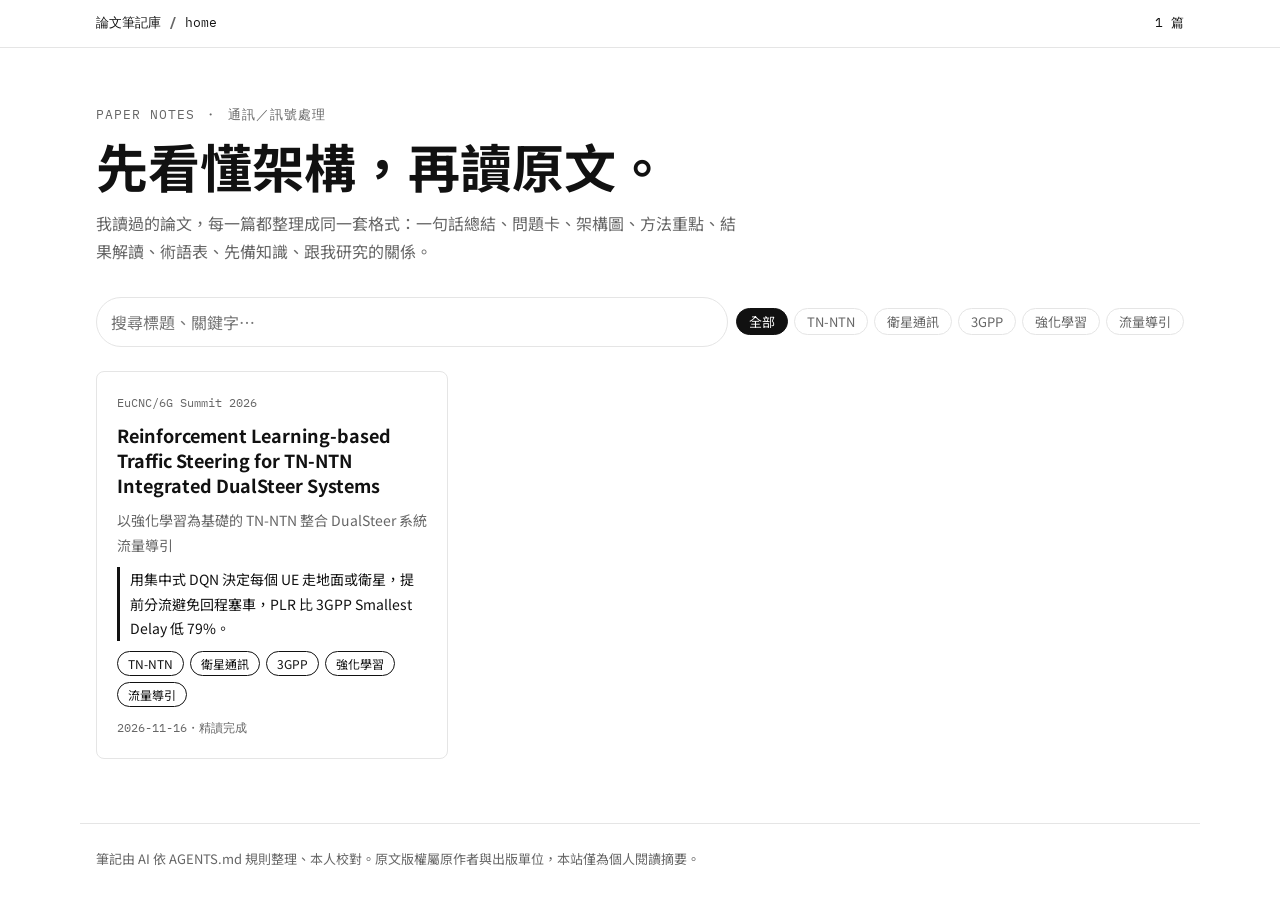
<file: index.html>
<!DOCTYPE html>
<html lang="zh-Hant">
<head>
<meta charset="utf-8">
<meta name="viewport" content="width=device-width, initial-scale=1">
<title>論文筆記庫｜陳忠淳</title>
<link rel="preconnect" href="https://fonts.googleapis.com">
<link rel="preconnect" href="https://fonts.gstatic.com" crossorigin>
<link href="https://fonts.googleapis.com/css2?family=IBM+Plex+Mono:wght@400;600&family=Noto+Sans+TC:wght@400;500;700&display=swap" rel="stylesheet">
<link rel="stylesheet" href="assets/css/style.css">
</head>
<body>

<header class="topbar"><div class="topbar-inner">
  <a class="brand" href="./">論文筆記庫 <b>/</b> home</a>
  <span id="count"></span>
</div></header>

<section class="hero">
  <div class="kicker">PAPER NOTES ・ 通訊／訊號處理</div>
  <h1>先看懂架構，再讀原文。</h1>
  <p>我讀過的論文，每一篇都整理成同一套格式：一句話總結、問題卡、架構圖、方法重點、結果解讀、術語表、先備知識、跟我研究的關係。</p>
</section>

<div class="toolbar">
  <input id="q" type="search" placeholder="搜尋標題、關鍵字…" aria-label="搜尋論文">
  <div class="chips" id="tags"></div>
</div>

<main class="grid" id="list"></main>

<footer class="foot">筆記由 AI 依 AGENTS.md 規則整理、本人校對。原文版權屬原作者與出版單位，本站僅為個人閱讀摘要。</footer>

<script src="data/papers.js"></script>
<script>
(function () {
  var papers = window.PAPERS || [];
  var list = document.getElementById("list");
  var tagBox = document.getElementById("tags");
  var q = document.getElementById("q");
  var active = "全部";

  document.getElementById("count").textContent = papers.length + " 篇";

  var tags = ["全部"];
  papers.forEach(function (p) { p.tags.forEach(function (t) { if (tags.indexOf(t) < 0) tags.push(t); }); });
  tags.forEach(function (t) {
    var b = document.createElement("button");
    b.className = "chip" + (t === active ? " active" : "");
    b.textContent = t;
    b.onclick = function () {
      active = t;
      tagBox.querySelectorAll(".chip").forEach(function (c) { c.classList.toggle("active", c.textContent === t); });
      render();
    };
    tagBox.appendChild(b);
  });

  function esc(s) { return String(s).replace(/[&<>"]/g, function (c) { return { "&": "&amp;", "<": "&lt;", ">": "&gt;", '"': "&quot;" }[c]; }); }

  function render() {
    var kw = q.value.trim().toLowerCase();
    var shown = papers.filter(function (p) {
      var okTag = active === "全部" || p.tags.indexOf(active) >= 0;
      var hay = (p.title + p.title_zh + p.tldr + p.tags.join(" ")).toLowerCase();
      return okTag && (!kw || hay.indexOf(kw) >= 0);
    });
    list.innerHTML = shown.length ? shown.map(function (p) {
      return '<a class="paper-card" href="papers/' + esc(p.slug) + '/">' +
        '<div class="venue">' + esc(p.venue) + '</div>' +
        '<h2>' + esc(p.title) + '</h2>' +
        '<p class="zh">' + esc(p.title_zh) + '</p>' +
        '<p class="tldr">' + esc(p.tldr) + '</p>' +
        '<div class="row">' + p.tags.map(function (t) { return '<span class="tag">' + esc(t) + '</span>'; }).join("") + '</div>' +
        '<div class="date">' + esc(p.read_date) + '・' + esc(p.status) + '</div>' +
      '</a>';
    }).join("") : '<p class="empty">找不到符合的論文。</p>';
  }

  q.addEventListener("input", render);
  render();
})();
</script>
</body>
</html>
</file>
<file: assets/css/style.css>
/* 論文筆記庫 共用樣式（簡約黑白）—— 色票與字體請勿任意修改（見 AGENTS.md 第六節） */
:root {
  --paper: #FFFFFF;      /* 頁面底色 */
  --card: #FFFFFF;       /* 卡片底色 */
  --ink: #111111;        /* 主要文字、「本文提出」的黑底 */
  --muted: #666666;      /* 次要文字、頁碼 */
  --line: #E5E5E5;       /* 分隔線、框線 */
  --soft: #F4F4F4;       /* 淺灰底：表頭、本文那列 */
  --todo-soft: #FAFAFA;  /* 🤖 AI 草稿框底色 */
  --radius: 8px;
  --sans: "Noto Sans TC", system-ui, sans-serif;
  --mono: "IBM Plex Mono", ui-monospace, monospace;
}

* { box-sizing: border-box; }
html { scroll-behavior: smooth; }
body {
  margin: 0;
  background: var(--paper);
  color: var(--ink);
  font-family: var(--sans);
  font-size: 16px;
  line-height: 1.75;
}
a { color: var(--ink); }
code { font-family: var(--mono); font-size: .9em; background: var(--soft); padding: 0 .3em; border-radius: 4px; }

/* ---------- 頂部列 ---------- */
.topbar {
  border-bottom: 1px solid var(--line);
  background: var(--paper);
  position: sticky; top: 0; z-index: 10;
}
.topbar-inner {
  max-width: 1120px; margin: 0 auto; padding: 12px 16px;
  display: flex; align-items: center; justify-content: space-between; gap: 12px;
  font-family: var(--mono); font-size: 13px;
}
.topbar a { text-decoration: none; color: var(--ink); }
.topbar .brand b { color: var(--muted); }

/* ---------- 首頁 ---------- */
.hero { max-width: 1120px; margin: 0 auto; padding: 56px 16px 24px; }
.hero .kicker { font-family: var(--mono); font-size: 13px; color: var(--muted); letter-spacing: .08em; }
.hero h1 { font-family: var(--sans); font-size: clamp(32px, 6vw, 52px); line-height: 1.2; margin: 8px 0 12px; }
.hero p { color: var(--muted); max-width: 640px; margin: 0; }

.toolbar { max-width: 1120px; margin: 0 auto; padding: 8px 16px 0; display: flex; flex-wrap: wrap; gap: 8px; align-items: center; }
.toolbar input {
  flex: 1 1 260px; min-width: 0; padding: 10px 14px; font: inherit;
  border: 1px solid var(--line); border-radius: 999px; background: var(--card); color: var(--ink);
}
.chips { display: flex; flex-wrap: wrap; gap: 6px; }
.chip {
  font-family: var(--sans); font-size: 13px; padding: 3px 12px; border-radius: 999px;
  border: 1px solid var(--line); background: var(--card); color: var(--muted); cursor: pointer;
}
.chip.active, .chip:hover { background: var(--ink); border-color: var(--ink); color: #fff; }
.tag { font-size: 12px; padding: 1px 10px; border-radius: 999px; border: 1px solid var(--ink); color: var(--ink); white-space: nowrap; }

.grid { max-width: 1120px; margin: 0 auto; padding: 24px 16px 64px; display: grid; grid-template-columns: repeat(auto-fill, minmax(300px, 1fr)); gap: 16px; }
.paper-card {
  display: flex; flex-direction: column; gap: 10px;
  background: var(--card); border: 1px solid var(--line); border-radius: var(--radius);
  padding: 20px; text-decoration: none; color: var(--ink);
  transition: transform .15s, box-shadow .15s;
}
.paper-card:hover { border-color: var(--ink); }
.paper-card .venue { font-family: var(--mono); font-size: 12px; color: var(--muted); }
.paper-card h2 { font-family: var(--sans); font-size: 18px; line-height: 1.4; margin: 0; }
.paper-card .zh { color: var(--muted); font-size: 14px; margin: 0; }
.paper-card .tldr { font-size: 14px; margin: 0; border-left: 3px solid var(--ink); padding-left: 10px; }
.paper-card .row { display: flex; flex-wrap: wrap; gap: 6px; margin-top: auto; }
.paper-card .date { font-family: var(--mono); font-size: 12px; color: var(--muted); }
.empty { color: var(--muted); grid-column: 1 / -1; text-align: center; padding: 40px 0; }

/* ---------- 論文頁 ---------- */
.paper-head { max-width: 1120px; margin: 0 auto; padding: 40px 16px 8px; }
.paper-head .venue { font-family: var(--mono); font-size: 13px; color: var(--muted); }
.paper-head h1 { font-family: var(--sans); font-size: clamp(26px, 4.5vw, 40px); line-height: 1.3; margin: 8px 0 6px; }
.paper-head .zh { font-size: 18px; color: var(--muted); margin: 0 0 14px; }
.meta { display: flex; flex-wrap: wrap; gap: 6px 18px; font-size: 14px; color: var(--muted); margin-bottom: 12px; }
.meta b { color: var(--ink); font-weight: 500; }

.layout { max-width: 1120px; margin: 0 auto; padding: 16px 16px 80px; display: grid; grid-template-columns: 200px minmax(0, 1fr); gap: 40px; }
.toc { position: sticky; top: 70px; align-self: start; font-size: 14px; }
.toc ol { list-style: none; margin: 0; padding: 0; border-left: 1px solid var(--line); }
.toc a { display: block; padding: 4px 12px; color: var(--muted); text-decoration: none; margin-left: -1px; border-left: 2px solid transparent; }
.toc a.on { color: var(--ink); font-weight: 600; border-left-color: var(--ink); }

.section { margin-bottom: 48px; scroll-margin-top: 70px; }
.section > h2 { display: flex; align-items: baseline; gap: 10px; font-family: var(--sans); font-size: 24px; margin: 0 0 16px; padding-bottom: 8px; border-bottom: 1px solid var(--line); }
.section > h2 .no { font-family: var(--mono); color: var(--muted); font-size: 18px; }
.section h3 { font-size: 17px; margin: 24px 0 8px; }

.tldr-box { font-size: 18px; line-height: 1.8; background: var(--card); border: 1px solid var(--line); border-left: 4px solid var(--ink); border-radius: var(--radius); padding: 20px 24px; margin: 0; }

.problem-grid { display: grid; grid-template-columns: repeat(2, minmax(0, 1fr)); gap: 12px; }
.problem-grid .cell { background: var(--card); border: 1px solid var(--line); border-radius: var(--radius); padding: 16px 18px; }
.problem-grid .cell h3 { margin: 0 0 6px; font-size: 14px; color: var(--muted); letter-spacing: .04em; }
.problem-grid .cell p, .problem-grid .cell ul, .problem-grid .cell ol { margin: 0; font-size: 15px; }
.problem-grid .cell ul, .problem-grid .cell ol { padding-left: 1.2em; }

.diagram { background: var(--card); border: 1px solid var(--line); border-radius: var(--radius); padding: 16px; margin: 0 0 20px; overflow-x: auto; }
.diagram .mermaid { display: flex; justify-content: center; min-width: 560px; }
.diagram figcaption { font-size: 13px; color: var(--muted); margin-top: 8px; text-align: center; }
.legend { display: inline-flex; align-items: center; gap: 6px; font-size: 13px; color: var(--muted); }
.legend i { width: 14px; height: 14px; border-radius: 3px; background: var(--ink); display: inline-block; }

.table-wrap { overflow-x: auto; border: 1px solid var(--line); border-radius: var(--radius); background: var(--card); margin-bottom: 16px; }
table { width: 100%; border-collapse: collapse; font-size: 14px; }
th, td { text-align: left; padding: 10px 14px; border-bottom: 1px solid var(--line); vertical-align: top; }
th { font-weight: 600; background: var(--soft); white-space: nowrap; }
tr:last-child td { border-bottom: 0; }
tr.ours td { background: var(--soft); font-weight: 700; }
td.page, td.num { font-family: var(--mono); white-space: nowrap; color: var(--muted); }
td.num { color: var(--ink); }

.stats { display: grid; grid-template-columns: repeat(3, minmax(0, 1fr)); gap: 12px; margin-bottom: 20px; }
.stat { background: var(--card); border: 1px solid var(--line); border-radius: var(--radius); padding: 16px; }
.stat .big { font-family: var(--mono); font-size: 32px; font-weight: 600; color: var(--ink); line-height: 1.1; }
.stat .label { font-size: 13px; color: var(--muted); margin-top: 6px; }

.kv { display: grid; grid-template-columns: 110px 1fr; gap: 6px 16px; font-size: 15px; margin-bottom: 16px; }
.kv dt { color: var(--muted); }
.kv dd { margin: 0; }

.badge { font-size: 12px; padding: 1px 8px; border-radius: 6px; font-weight: 500; margin-right: 6px; }
.badge.must { background: var(--ink); color: #fff; }
.badge.nice { background: var(--soft); color: var(--ink); border: 1px solid var(--line); }
.badge.ai { background: #fff; color: var(--muted); border: 1px dashed var(--muted); }

.prereq { list-style: none; padding: 0; margin: 0; display: grid; gap: 8px; }
.prereq li { background: var(--card); border: 1px solid var(--line); border-radius: 10px; padding: 10px 14px; font-size: 15px; }

.todo-box { background: var(--todo-soft); border: 1px dashed var(--muted); border-radius: var(--radius); padding: 16px 20px; font-size: 15px; }
.todo-box p { margin: 8px 0 0; }
.todo-box strong { color: var(--ink); }
.todo-box ul { margin: 8px 0 0; padding-left: 1.2em; }

.foot { max-width: 1120px; margin: 0 auto; padding: 24px 16px 40px; border-top: 1px solid var(--line); font-size: 13px; color: var(--muted); }

/* ---------- 手機 ---------- */
@media (max-width: 820px) {
  .layout { grid-template-columns: minmax(0, 1fr); gap: 0; }
  .toc { display: none; }
  .problem-grid, .stats { grid-template-columns: minmax(0, 1fr); }
  .kv { grid-template-columns: 1fr; }
  .kv dt { margin-top: 6px; }
}
.note { font-size: 13px; color: var(--muted); margin-top: -8px; }
</file>
